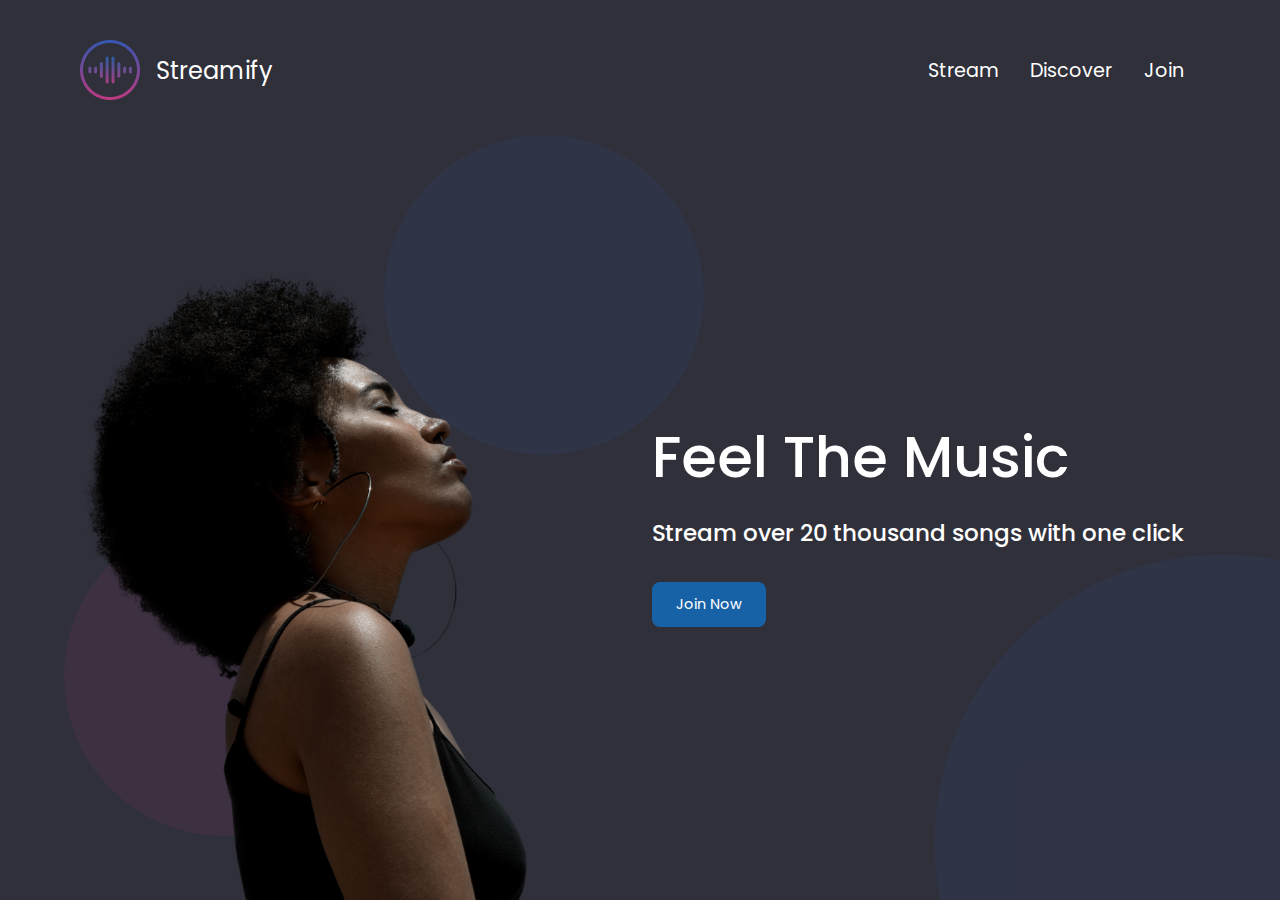
<file: index.html>
<!DOCTYPE html>
<html lang="en">
  <head>
    <meta charset="UTF-8" />
    <meta name="viewport" content="width=device-width, initial-scale=1.0" />
    <meta http-equiv="X-UA-Compatible" content="ie=edge" />
    <link href="styles.css" rel="stylesheet" />
    <link href="index.css" rel="stylesheet" />
    <title>Streamify Landing Page</title>
  </head>
  <body class="container full-height-grow">
    <header class="main-header">
      <a href="/" class="brand-logo">
        <img src="images/logo.png" />
        <div class="brand-logo-name">Streamify</div>
      </a>
      <nav class="main-nav">
        <ul>
          <li><a href="stream.html">Stream</a></li>
          <li><a href="discover.html">Discover</a></li>
          <li><a href="join.html">Join</a></li>
        </ul>
      </nav>
    </header>
    <section class="home-main-section">
      <div class="img-wrapper">
        <div class="lady-image"></div>
      </div>
      <div class="call-to-action">
        <h1 class="title">Feel The Music</h1>
        <span class="subtitle"
          >Stream over 20 thousand songs with one click</span
        >
        <a href="join.html" class="btn">Join Now</a>
      </div>
    </section>
    <div class="home-page-circle-1"></div>
    <div class="home-page-circle-2"></div>
    <div class="home-page-circle-3"></div>
  </body>
</html>
</file>
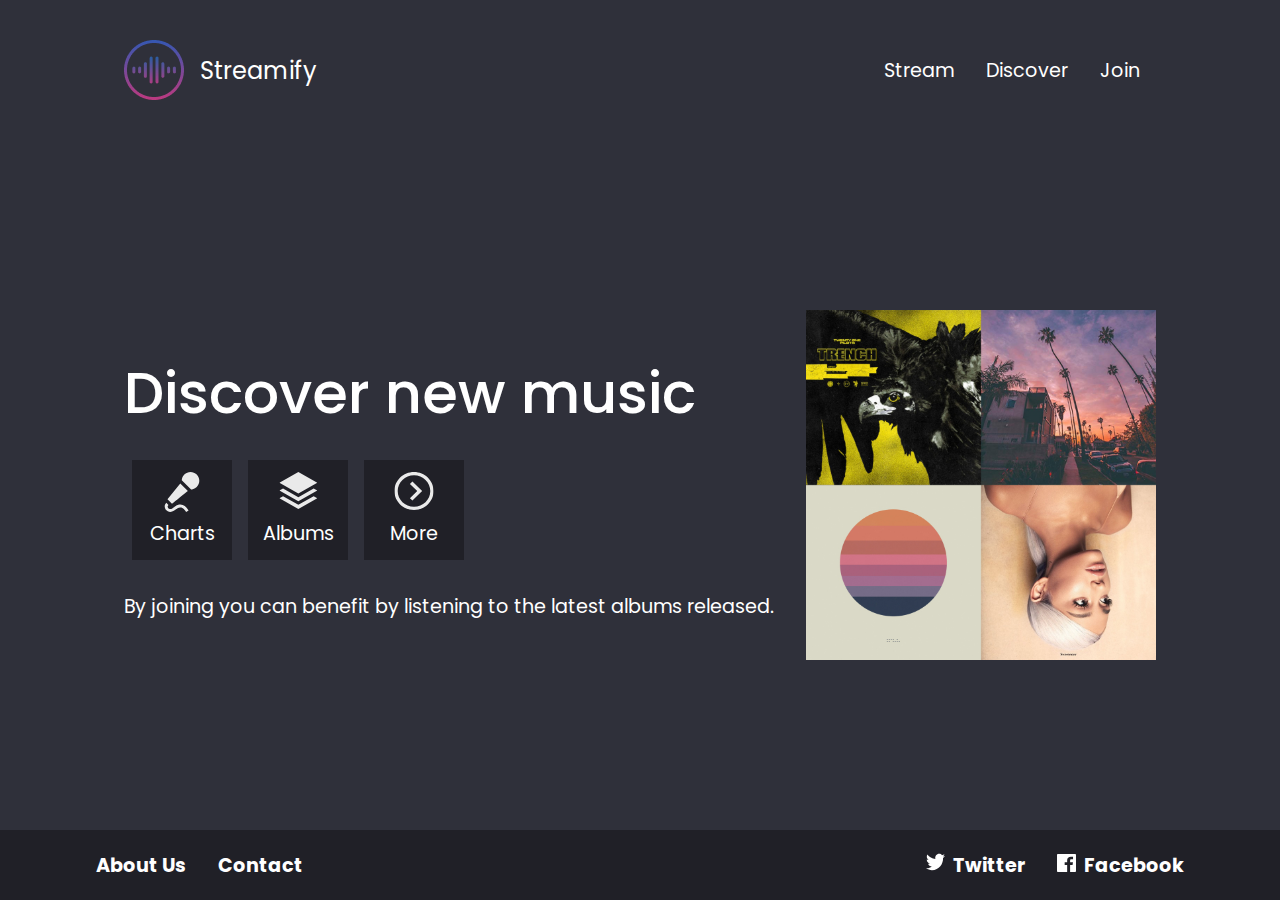
<file: discover.html>
<!DOCTYPE html>
<html lang="en">
  <head>
    <meta charset="UTF-8" />
    <meta name="viewport" content="width=device-width, initial-scale=1.0" />
    <meta http-equiv="X-UA-Compatible" content="ie=edge" />
    <link href="styles.css" rel="stylesheet" />
    <link href="discover.css" rel="stylesheet" />
    <title>Streamify - Discover</title>
  </head>
  <body class="full-height-grow">
    <div class="container full-height-grow">
      <header class="main-header">
        <a href="/" class="brand-logo">
          <img src="images/logo.png" />
          <div class="brand-logo-name">Streamify</div>
        </a>
        <nav class="main-nav">
          <ul>
            <li><a href="stream.html">Stream</a></li>
            <li><a href="discover.html">Discover</a></li>
            <li><a href="join.html">Join</a></li>
          </ul>
        </nav>
      </header>
      <section class="discover-main-section">
        <div class="call-to-action">
          <h1 class="title">Discover new music</h1>
          <div class="icon-section">
            <div class="icon">
              <img src="images/microphone.svg" />
              Charts
            </div>
            <div class="icon">
              <img src="images/albums.svg" />
              Albums
            </div>
            <div class="icon">
              <img src="images/more.svg" />
              More
            </div>
          </div>
          By joining you can benefit by listening to the latest albums released.
        </div>
        <img class="covers-image" src="images/covers.jpg" />
      </section>
    </div>

    <footer class="main-footer">
      <div class="container">
        <nav class="footer-nav">
          <ul>
            <li><a href="#">About Us</a></li>
            <li><a href="#">Contact</a></li>
          </ul>
        </nav>
        <nav class="footer-nav">
          <ul>
            <li>
              <a href="#" class="social-link">
                <img src="images/twitter.svg" />
                Twitter
              </a>
            </li>
            <li>
              <a href="#" class="social-link">
                <img src="images/facebook.svg" />
                Facebook
              </a>
            </li>
          </ul>
        </nav>
      </div>
    </footer>
  </body>
</html>
</file>
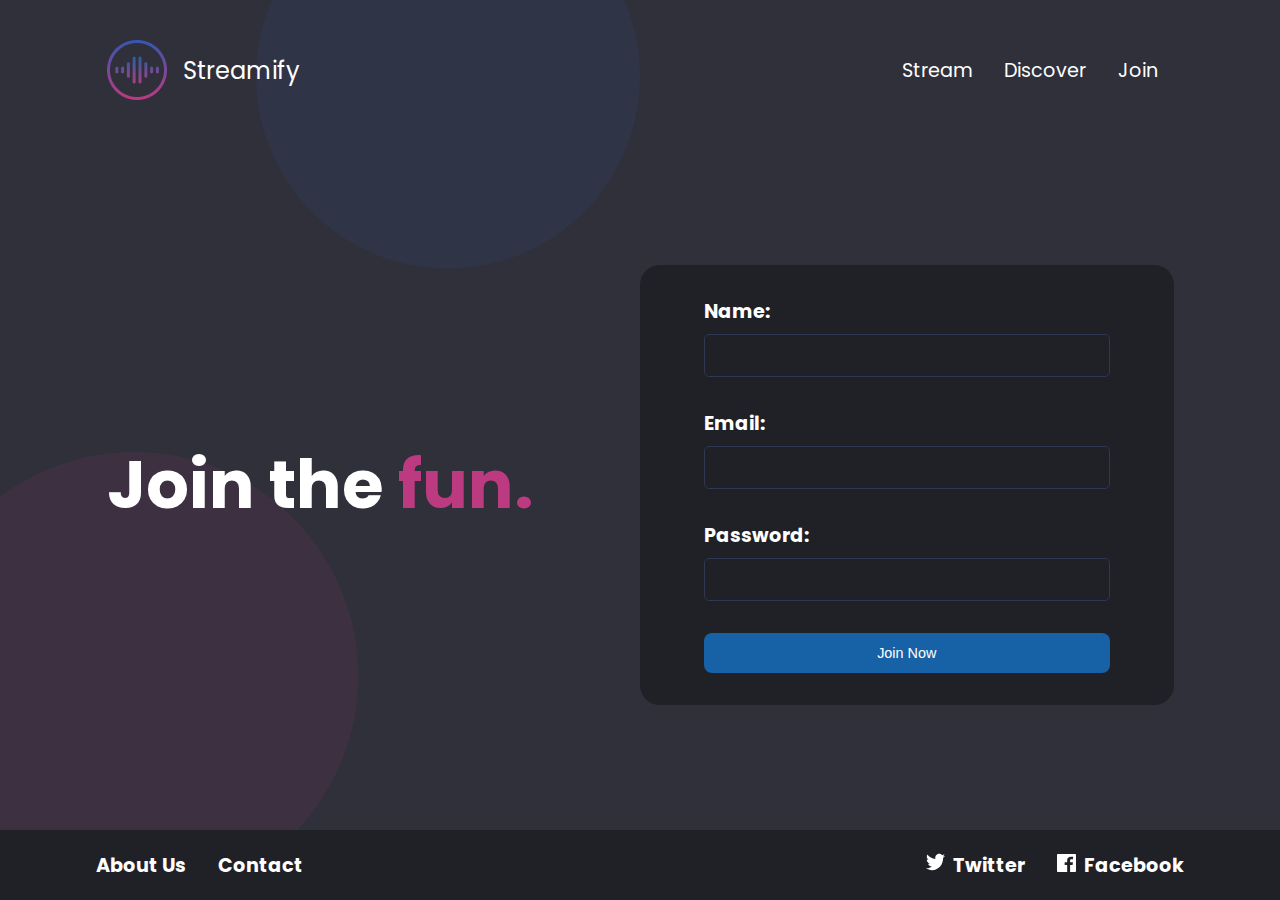
<file: join.html>
<!DOCTYPE html>
<html lang="en">
  <head>
    <meta charset="UTF-8" />
    <meta name="viewport" content="width=device-width, initial-scale=1.0" />
    <meta http-equiv="X-UA-Compatible" content="ie=edge" />
    <link href="styles.css" rel="stylesheet" />
    <link href="join.css" rel="stylesheet" />
    <title>Streamify - Join</title>
  </head>
  <body class="full-height-grow">
    <div class="container full-height-grow">
      <header class="main-header">
        <a href="/" class="brand-logo">
          <img src="images/logo.png" />
          <div class="brand-logo-name">Streamify</div>
        </a>
        <nav class="main-nav">
          <ul>
            <li><a href="stream.html">Stream</a></li>
            <li><a href="discover.html">Discover</a></li>
            <li><a href="join.html">Join</a></li>
          </ul>
        </nav>
      </header>
      <section class="join-main-section">
        <h1 class="join-text">
          Join the
          <span class="accent-text">fun.</span>
        </h1>
        <form class="join-form">
          <div class="input-group">
            <label>Name:</label>
            <input type="text" />
          </div>
          <div class="input-group">
            <label>Email:</label>
            <input type="email" />
          </div>
          <div class="input-group">
            <label>Password:</label>
            <input type="password" />
          </div>
          <div class="input-group">
            <button type="submit" class="btn">Join Now</button>
          </div>
        </form>
      </section>
    </div>

    <div class="join-page-circle-1"></div>
    <div class="join-page-circle-2"></div>

    <footer class="main-footer">
      <div class="container">
        <nav class="footer-nav">
          <ul>
            <li><a href="#">About Us</a></li>
            <li><a href="#">Contact</a></li>
          </ul>
        </nav>
        <nav class="footer-nav">
          <ul>
            <li>
              <a href="#" class="social-link">
                <img src="images/twitter.svg" />
                Twitter
              </a>
            </li>
            <li>
              <a href="#" class="social-link">
                <img src="images/facebook.svg" />
                Facebook
              </a>
            </li>
          </ul>
        </nav>
      </div>
    </footer>
  </body>
</html>
</file>
<file: styles.css>
@import url('https://fonts.googleapis.com/css?family=Poppins:400,500,700');

*, *::before, *::after {
  box-sizing: border-box;
}

body {
  padding: 0;
  margin: 0;
  background-color: #2F303A;
  font-family: Poppins, sans-serif;
  font-size: 1.2rem;
  color: white;
  min-height: 100vh;
}

.full-height-grow {
  display: flex;
  flex-direction: column;
}

.brand-logo {
  display: flex;
  align-items: center;
  font-size: 1.25em;
  color: inherit;
  text-decoration: none;
}

.brand-logo-name {
  margin-left: 1rem;
}

.main-nav ul, .footer-nav ul {
  display: flex;
  margin: 0;
  padding: 0;
  list-style: none;
}

.main-nav a, .footer-nav a {
  color: inherit;
  text-decoration: none;
  padding: 1rem;
}

.main-nav a:hover, .footer-nav a:hover  {
  color: #adadad;
}

.main-header, .main-footer {
  display: flex;
  justify-content: space-between;
  align-items: center;
}

.main-header {
  height: 140px;
}

.main-footer {
  height: 70px;
  background-color: #202027;
  font-weight: bold;
}

.social-link img {
  width: 1em;
  margin-right: .25rem;
}

.main-footer .container {
  display: flex;
  justify-content: space-between;
}

.container {
  max-width: 1200px;
  margin: 0 auto;
  padding: 0 40px;
  flex-grow: 1;
}

.title {
  font-weight: 500;
  font-size: 3em;
  margin-bottom: 1rem;
  margin-top: 0;
}

.subtitle {
  font-weight: 500;
  font-size: 1.2em;
  margin-bottom: 2rem;
}

.btn {
  color: white;
  background-color: #1762A7;
  padding: .75rem 1.5rem;
  border-radius: .5rem;
  text-decoration: none;
  font-size: .9rem;
  outline: none;
  border: none;
  cursor: pointer;
}

.btn:hover {
  background-color: #2180d8;
}

.btn:focus {
  background-color: #2796ff;
}
</file>
<file: index.css>
.home-main-section {
  display: flex;
  align-items: stretch;
  justify-content: space-between;
  flex-grow: 1;
}

.home-main-section .img-wrapper {
  flex-grow: 1;
  flex-direction: column;
  display: flex;
  align-items: stretch;
  justify-content: flex-end;
}

.home-main-section .lady-image {
  background-image: url(images/landing-page-girl.png);
  flex-grow: 1;
  max-height: 70vh;
  min-width: 30vw;
  background-size: contain;
  background-repeat: no-repeat;
  background-position: bottom left;
}

.home-main-section .call-to-action {
  display: flex;
  flex-direction: column;
  align-items: flex-start;
  margin: 1rem;
  align-self: center;
}

@media (max-width: 900px) {
  .home-main-section .img-wrapper {
    display: none;
  }

  .home-main-section {
    justify-content: center;
  }
}

.home-page-circle-1 {
  position: absolute;
  width: 25vw;
  height: 25vw;
  border-radius: 50%;
  background-color: rgb(188, 58, 128, 0.1);
  bottom: 5vw;
  left: 5vw;
  z-index: -1;
}

.home-page-circle-2 {
  position: absolute;
  width: 25vw;
  height: 25vw;
  border-radius: 50%;
  background-color: rgb(52, 87, 178, 0.1);
  top: 15vh;
  left: 30vw;
  z-index: -1;
}

.home-page-circle-3 {
  position: absolute;
  overflow: hidden;
  width: 45vw;
  height: 45vw;
  bottom: 0;
  right: 0;
  z-index: -1;
}

.home-page-circle-3::before {
  content: "";
  transform: translate(40%, 40%);
  position: absolute;
  height: 100%;
  width: 100%;
  border-radius: 50%;
  background-color: rgb(52, 87, 178, 0.1);
}
</file>
<file: discover.css>
.discover-main-section {
  display: flex;
  align-items: center;
  justify-content: space-between;
  flex-grow: 1;
}

.discover-main-section .covers-image {
  width: 30vw;
  margin-left: 2rem;
  height: auto;
  max-width: 350px;
}

.icon-section {
  display: flex;
}

.icon {
  display: flex;
  flex-direction: column;
  justify-content: space-between;
  align-items: center;
  margin: .5rem;
  padding: .75rem;
  width: 100px;
  height: 100px;
  background-color: #202027;
  margin-bottom: 2rem;
}

.icon img {
  width: 40px;
}

@media (max-width: 800px) {
  .discover-main-section {
    flex-direction: column;
    justify-content: center;
  }

  .discover-main-section .covers-image {
    margin-top: 2rem;
    height: 30vh;
    width: auto;
  }
}
</file>
<file: join.css>
.join-main-section {
  display: flex;
  justify-content: space-between;
  align-items: center;
  flex-grow: 1;
}

.join-text {
  font-size: 3.5em;
  font-weight: bold;
  margin: 0;
}

.accent-text {
  color: #BC3A80;
}

.join-form {
  background-color: #202027;
  width: 50vw;
  max-width: 50%;
  padding: 2rem 4rem;
  border-radius: 20px;
}

.input-group {
  margin-bottom: 2rem;
  display: flex;
  flex-direction: column;
}

.input-group:last-child {
  margin-bottom: 0;
}

.input-group label {
  font-weight: bold;
  margin-bottom: .5rem;
}

.input-group input {
  outline: none;
  background: none;
  border: 1px solid #2E3852;
  font-size: 1em;
  padding: .5em;
  color: inherit;
  border-radius: 5px;
}

.input-group input:focus {
  border-color: #596da0;
}

@media (max-width: 900px) {
  .join-main-section {
    flex-direction: column;
    justify-content: center;
  }

  .join-form {
    width: 80vw;
    max-width: inherit;
    margin: 2rem 0;
  }
}

.join-page-circle-1 {
  position: absolute;
  overflow: hidden;
  width: 35vw;
  height: 35vw;
  bottom: 0;
  left: 0;
  z-index: -1;
}

.join-page-circle-1::before {
  content: '';
  transform: translateX(-20%);
  position: absolute;
  height: 100%;
  width: 100%;
  border-radius: 50%;
  background-color: rgb(188, 58, 128, .1);
}

.join-page-circle-2 {
  position: absolute;
  overflow: hidden;
  width: 30vw;
  height: 30vw;
  top: 0;
  left: 20vw;
  z-index: -1;
}

.join-page-circle-2::before {
  content: '';
  transform: translateY(-30%);
  position: absolute;
  height: 100%;
  width: 100%;
  border-radius: 50%;
  background-color: rgb(52, 87, 178, .1);
}
</file>
